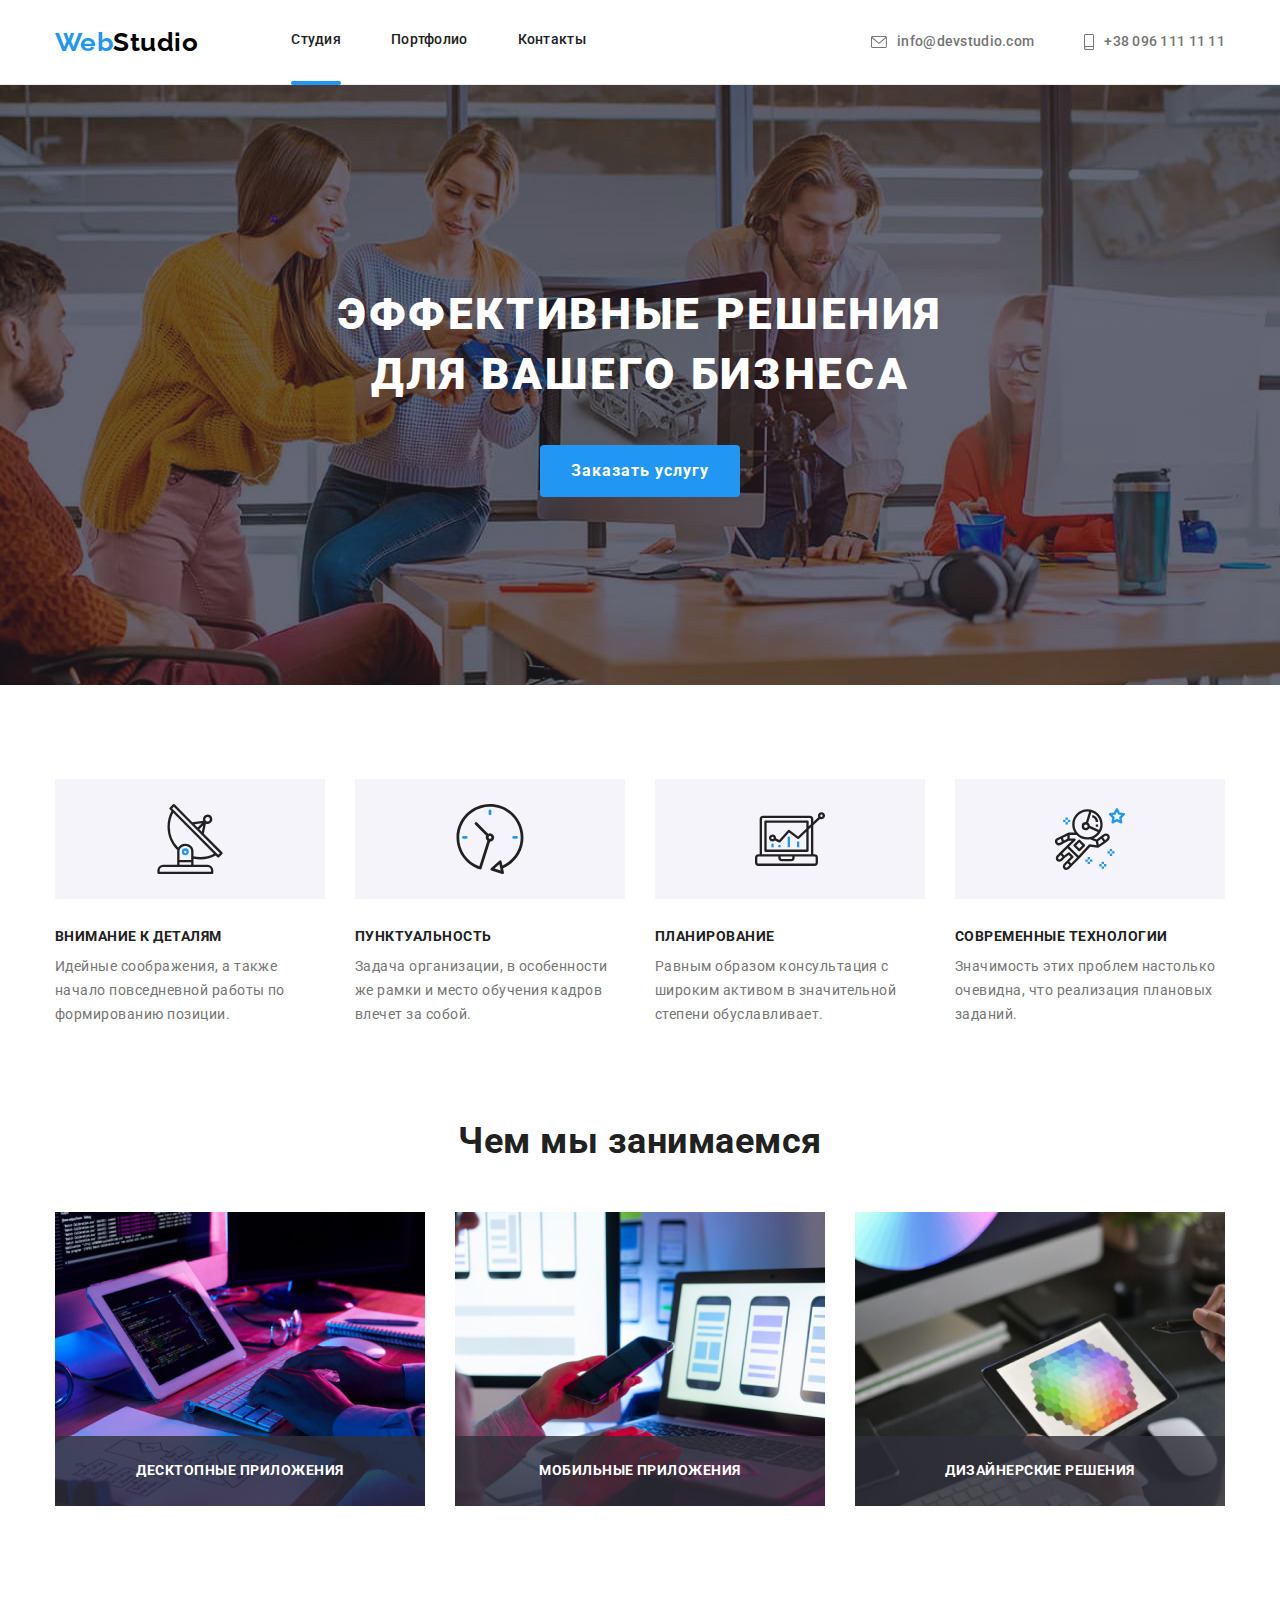
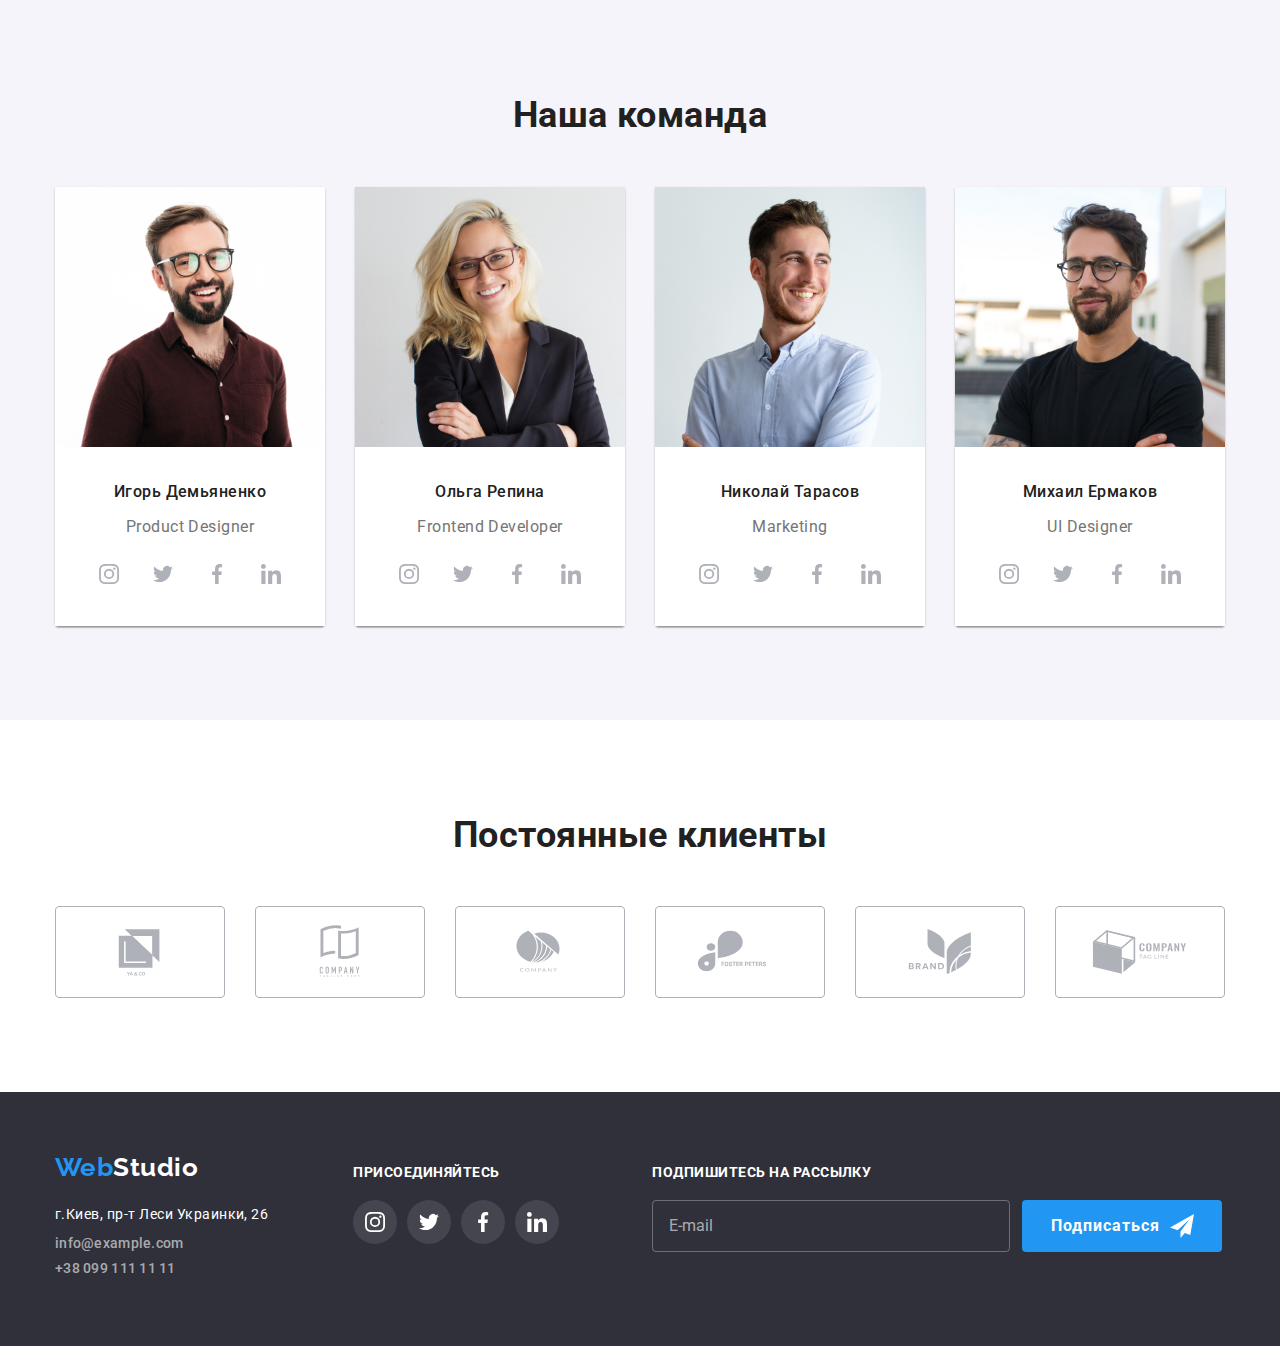
<file: index.html>
<!DOCTYPE html>
<html lang="ru">
<head>
    <meta charset="UTF-8">
    <meta http-equiv="X-UA-Compatible" content="IE=edge">
    <meta name="viewport" content="width=device-width, initial-scale=1.0">
    <title>WebStudio</title>
    <link rel="preconnect" href="https://fonts.googleapis.com">
    <link rel="preconnect" href="https://fonts.gstatic.com">
    <link href="https://fonts.googleapis.com/css2?family=Raleway:wght@700&family=Roboto:wght@400;500;700;900&display=swap"
        rel="stylesheet">
    <link rel="stylesheet" href=" https://cdnjs.cloudflare.com/ajax/libs/modern-normalize/1.1.0/modern-normalize.min.css">
    <link rel="stylesheet" href="./css/style.css">
</head>
<body>
    <!--Шапка сайта-->
    <header class="header">
        <div class="container">
            <nav class="nav">
                <a class="logo" href="./index.html"><span class="logo-color">Web</span>Studio</a>
                <ul class="nav-site">
                    <li class="item"><a href="./index.html" class="nav-link active">Студия</a></li>
                    <li class="item"><a href="./portfolio.html" class="nav-link">Портфолио</a></li>
                    <li class="item"><a href="" class="nav-link">Контакты</a></li>
                </ul>
            </nav>
            <ul class="contacts">
                <li class="item">
                    <a href="mailto:info@devstudio.com" class="contact">
                        <svg class="icon mail">
                            <use href="./image/icon.svg#icon-envelope"></use>
                        </svg>info@devstudio.com
                    </a>
               </li>
                <li class="item">
                    <a href="tel:+380961111111" class="contact">
                        <svg class="icon tel">
                            <use href="./image/icon.svg#icon-smartphone"></use>
                        </svg>
                        +38 096 111 11 11
                   </a>
                </li>
            </ul>
        </div>
    </header>
    <!--Основной контент-->
    <main class="main-section">
        <!--Секция герой-->
        <section class="section-hero">
            <div class="container">
                <h1 class="hero-title">Эффективные решения <br>для вашего бизнеса</h1>
                <button class="hero-button" type="button" data-modal-open>Заказать услугу</button>
            </div>
            </section>
        <!--Преимущества-->
        <section class="section">
            <div class="container">
                <h2 class="title" hidden>Наши преимущества</h2>
                <ul class="features">
                    <li class="feature-item">
                        <div class="feature-icon">
                        <svg>
                            <use href="./image/icon.svg#icon-detail" width="70px" height="70px"></use>
                        </svg>
                        </div>
                        <div>                           
                            <h3 class="feature-title ">Внимание к деталям</h3>
                            <p class="feature-text"> Идейные соображения, а также начало повседневной работы по формированию позиции.</p>
                        </div>
                    </li>
                    <li class="feature-item">
                        <div class="feature-icon">
                        <svg>
                            <use href="./image/icon.svg#icon-clock" width="70px" height="70px"></use>
                        </svg>
                        </div>
                        <div>                            
                            <h3 class="feature-title">Пунктуальность</h3>
                            <p class="feature-text">Задача организации, в особенности же рамки и место обучения кадров влечет за собой.</p>
                        </div>
                    </li>
                    <li class="feature-item">
                        <div class="feature-icon">
                        <svg>
                            <use href="./image/icon.svg#icon-diagram" width="70px" height="70px"></use>
                        </svg>
                        </div>
                        <div>
                            <h3 class="feature-title">Планирование</h3>
                            <p class="feature-text">Равным образом консультация с широким активом в значительной степени обуславливает.</p>
                        </div>
                    </li>
                    <li class="feature-item">
                        <div class="feature-icon">
                        <svg>
                            <use href="./image/icon.svg#icon-astronaut" width="70px" height="70px"></use>
                        </svg>
                        </div>
                        <div>                            
                            <h3 class="feature-title">Современные технологии</h3>
                            <p class="feature-text">Значимость этих проблем настолько очевидна, что реализация плановых заданий.</p>
                        </div>
                    </li>
                </ul>
            </div>                              
        </section>
        <!--Чем мы занимаемся-->
        <section class="section">
            <div class="container">
                <h2 class="title">Чем мы занимаемся</h2>
                <ul class="work">
                    <li class="work-item">
                        <img src="./image/photo1.jpg" alt="создание сайта" width="370">
                        <p class="work-text">Десктопные приложения</p>
                    </li>
                    <li class="work-item">
                        <div>
                            <img src="./image/photo2.jpg" alt="создает макета" width="370">
                            <p class="work-text">Мобильные приложения</p>
                        </div>
                    </li>
                    <li class="work-item">
                        <img src="./image/photo3.jpg" alt="создание стилей" width="370">
                        <p class="work-text">Дизайнерские решения</p>
                    </li>
                </ul>
            </div>
        </section>        
        <!--Наша команда-->
        <section class="section team">
            <div class="container">
                <h2 class="title">Наша команда</h2>
                <ul class="team">
                    <li class="team-item">
                        <img class="team-link" src="./image/teamcard1.jpg" alt="Product Designer" width="270" />
                        <div>
                            <h3 class="team-name">Игорь Демьяненко</h3>
                            <p class="team-profession">Product Designer</p>
                            <ul class="social-networks">
                                <li class="social-item">
                                    <a class="social-link" href="">
                                        <svg class="social-icon">
                                            <use href="./image/icon.svg#icon-instagram"></use>
                                        </svg>
                                    </a>                                
                                </li>
                                <li class="social-item">
                                    <a class="social-link" href="">
                                        <svg class="social-icon">
                                            <use href="./image/icon.svg#icon-twitter"></use>
                                        </svg>
                                    </a>
                                </li>
                                <li class="social-item">
                                    <a class="social-link" href="">
                                        <svg class="social-icon">
                                            <use href="./image/icon.svg#icon-facebook"></use>
                                        </svg>
                                    </a>
                                </li>
                                <li class="social-item">
                                    <a class="social-link" href="">
                                        <svg class="social-icon">
                                            <use href="./image/icon.svg#icon-linkedin"></use>
                                        </svg>
                                    </a>
                                </li>
                            </ul>
                        </div>
                    </li>
                    <li class="team-item">
                        <img class="team-link" src="./image/teamcard2.jpg" alt="Frontend Developer" width="270" />
                        <div>
                            <h3 class="team-name">Ольга Репина</h3>
                            <p class="team-profession">Frontend Developer</p>
                            <ul class="social-networks">
                                <li class="social-item">
                                    <a class="social-link" href="">
                                        <svg class="social-icon">
                                            <use href="./image/icon.svg#icon-instagram"></use>
                                        </svg>
                                    </a>
                                </li>
                                <li class="social-item">
                                    <a class="social-link" href="">
                                        <svg class="social-icon">
                                            <use href="./image/icon.svg#icon-twitter"></use>
                                        </svg>
                                    </a>
                                </li>
                                <li class="social-item">
                                    <a class="social-link" href="">
                                        <svg class="social-icon">
                                            <use href="./image/icon.svg#icon-facebook"></use>
                                        </svg>
                                    </a>
                                </li>
                                <li class="social-item">
                                    <a class="social-link" href="">
                                        <svg class="social-icon">
                                            <use href="./image/icon.svg#icon-linkedin"></use>
                                        </svg>
                                    </a>
                                </li>
                            </ul>
                        </div>
                    </li>
                    <li class="team-item">
                        <img class="team-link" src="./image/teamcard3.jpg" alt="Marketing" width="270" />
                        <div>
                            <h3 class="team-name">Николай Тарасов</h3>
                            <p class="team-profession">Marketing</p>
                            <ul class="social-networks">
                                <li class="social-item">
                                    <a class="social-link" href="">
                                        <svg class="social-icon">
                                            <use href="./image/icon.svg#icon-instagram"></use>
                                        </svg>
                                    </a>
                                </li>
                                <li class="social-item">
                                    <a class="social-link" href="">
                                        <svg class="social-icon">
                                            <use href="./image/icon.svg#icon-twitter"></use>
                                        </svg>
                                    </a>
                                </li>
                                <li class="social-item">
                                    <a class="social-link" href="">
                                        <svg class="social-icon">
                                            <use href="./image/icon.svg#icon-facebook"></use>
                                        </svg>
                                    </a>
                                </li>
                                <li class="social-item">
                                    <a class="social-link" href="">
                                        <svg class="social-icon">
                                            <use href="./image/icon.svg#icon-linkedin"></use>
                                        </svg>
                                    </a>
                                </li>
                            </ul>
                        </div>
                    </li>
                    <li class="team-item">
                        <img class="team-link" src="./image/teamcard4.jpg" alt="UI Designer" width="270" />
                        <div>
                            <h3 class="team-name">Михаил Ермаков</h3>
                            <p class="team-profession">UI Designer</p>
                            <ul class="social-networks">
                                <li class="social-item">
                                    <a class="social-link" href="">
                                        <svg class="social-icon">
                                            <use href="./image/icon.svg#icon-instagram"></use>
                                        </svg>
                                    </a>
                                </li>
                                <li class="social-item">
                                    <a class="social-link" href="">
                                        <svg class="social-icon">
                                            <use href="./image/icon.svg#icon-twitter"></use>
                                        </svg>
                                    </a>
                                </li>
                                <li class="social-item">
                                    <a class="social-link" href="">
                                        <svg class="social-icon">
                                            <use href="./image/icon.svg#icon-facebook"></use>
                                        </svg>
                                    </a>
                                </li>
                                <li class="social-item">
                                    <a class="social-link" href="">
                                        <svg class="social-icon">
                                            <use href="./image/icon.svg#icon-linkedin"></use>
                                        </svg>
                                    </a>
                                </li>
                            </ul>
                        </div>
                    </li>
                </ul>
            </div>                                  
        </section>
        <section class="section">
            <div class="container">
                <h2 class="title">Постоянные клиенты</h2>
                <ul class="clients">
                    <li class="client-item">
                        <a class="client-link" href="">
                            <svg class="client-icon"> 
                                <use href="./image/icon.svg#icon-logo-1"></use>
                            </svg>
                        </a>
                    </li>
                    <li class="client-item">
                       <a class="client-link" href="">
                            <svg class="client-icon">
                                <use href="./image/icon.svg#icon-logo-2"></use>
                            </svg>
                        </a>
                    </li>
                    <li class="client-item">
                        <a class="client-link" href="">
                            <svg class="client-icon">
                                <use href="./image/icon.svg#icon-logo-3"></use>
                            </svg>
                        </a>
                    </li>
                    <li class="client-item">
                        <a class="client-link" href="">
                            <svg class="client-icon">
                                <use href="./image/icon.svg#icon-logo-4"></use>
                            </svg>
                        </a>
                    </li>
                    <li class="client-item">
                        <a class="client-link" href="">
                            <svg class="client-icon">
                                <use href="./image/icon.svg#icon-logo-5"></use>
                            </svg>
                        </a>
                    </li>
                    <li class="client-item">
                        <a class="client-link" href="">
                            <svg class="client-icon">
                                <use href="./image/icon.svg#icon-logo-6"></use>
                            </svg>
                        </a>
                    </li>
                </ul>
            </div>
        </section>
   </main>
   <!--Футер-->
   <footer class="section-footer">    
   <div class="container footer">
        <div class="contacts footer">
            <a class="logo footer" href=""><span class="logo-color">Web</span>Studio</a>
            <address class="address">г.Киев, пр-т Леси Украинки, 26</address>
            <ul class="contacts">
                <li class="contact-item"> <a href="mailto:info@example.com" class="contact footer">info@example.com</a></li>
                <li class="contact-item"> <a href="tel:+380991111111" class="contact footer">+38 099 111 11 11</a></li>
            </ul>
        </div>
        <div class="join">
        <h4 class="footer-title">ПРИСОЕДИНЯЙТЕСЬ</h4>
        <ul class="social-networks footer">
            <li class="social-item">
                <a class="social-link footer" href="">
                    <svg class="social-icon footer">
                        <use href="./image/icon.svg#icon-instagram"></use>
                    </svg>
                </a>
            </li>
            <li class="social-item">
                <a class="social-link footer" href="">
                    <svg class="social-icon footer">
                        <use href="./image/icon.svg#icon-twitter"></use>
                    </svg>
                </a>
            </li>
            <li class="social-item">
                <a class="social-link footer" href="">
                    <svg class="social-icon footer">
                        <use href="./image/icon.svg#icon-facebook"></use>
                    </svg>
                </a>
            </li>
            <li class="social-item">
                <a class="social-link footer" href="">
                    <svg class="social-icon footer">
                        <use href="./image/icon.svg#icon-linkedin"></use>
                    </svg>
                </a>
            </li>
        </ul>
        </div>
        <div class="subscribe" >        
            <p class="footer-title" for="email">ПОДПИШИТЕСЬ НА РАССЫЛКУ</p>
            <form  class="form-footer">
                <input class="input-footer" type="email" name="email" placeholder="E-mail" id="email">
                <button class="hero-button footer" type="submit">Подписаться 
                    <svg class="icon-send">
                        <use  href="image/icon.svg#icon-send"></use>
                    </svg>
                </button>
        </form>
        </div>
    </div>      
    </footer>
   <!--Модальное окно-->
    <div class="backdrop is-hidden" data-modal>
        <div class="modal">
            <button class="close-modal-button" data-modal-close>
                <svg class="close-modal-icon">
                    <use href="./image/icon.svg#icon-close"></use>
                </svg>
            </button>
            <h5 class="title-modal">Оставьте свои данные, мы вам перезвоним</h5>
            <form class="form">
                <div >
                    <label class="form-field">
                    <span>Имя</span>
                    <input class="form-input" type="text" name="name">
                    <svg class="form-icon">
                        <use href="image/icon.svg#icon-person"></use>
                    </svg>
                </label>
                <label class="form-field">
                    <span>Телефон</span>
                    <input class="form-input" type="tel" name="tel">
                    <svg class="form-icon">
                        <use href="image/icon.svg#icon-phone"></use>
                    </svg>
                </label>
                <label class="form-field">
                    <span>Почта</span>
                    <input class="form-input" type="email" name="email">
                    <svg class="form-icon">
                        <use href="image/icon.svg#icon-email"></use>
                    </svg>
                </label>
                <label class="form-field">
                    <span>Комментарий</span>
                    <textarea name="comment" placeholder="Введите текст"></textarea>
                </label>
                <label class="checkbox-field">
                    <input class="checkbox" type="checkbox" name="approval">
                    <svg class="icon-checkbox">
                        <use href="image/icon.svg#icon-vector"></use>
                    </svg>
                    <svg class="icon-check">
                        <use href="image/icon.svg#icon-check"></use>
                    </svg>
                    <span for="agree">Соглашаюсь с рассылкой и принимаю <a class="agreement" href="#">Условия договора</a></span>
                </label>
            </div>
                <!-- <div class="form-button"> -->
                    <button class="hero-button" type="submit">Отправить</button>
                <!-- </div>   -->
            </form>
        </div>
    </div>
    <script src="./js/modal.js"></script>
</body>
</html>
</file>
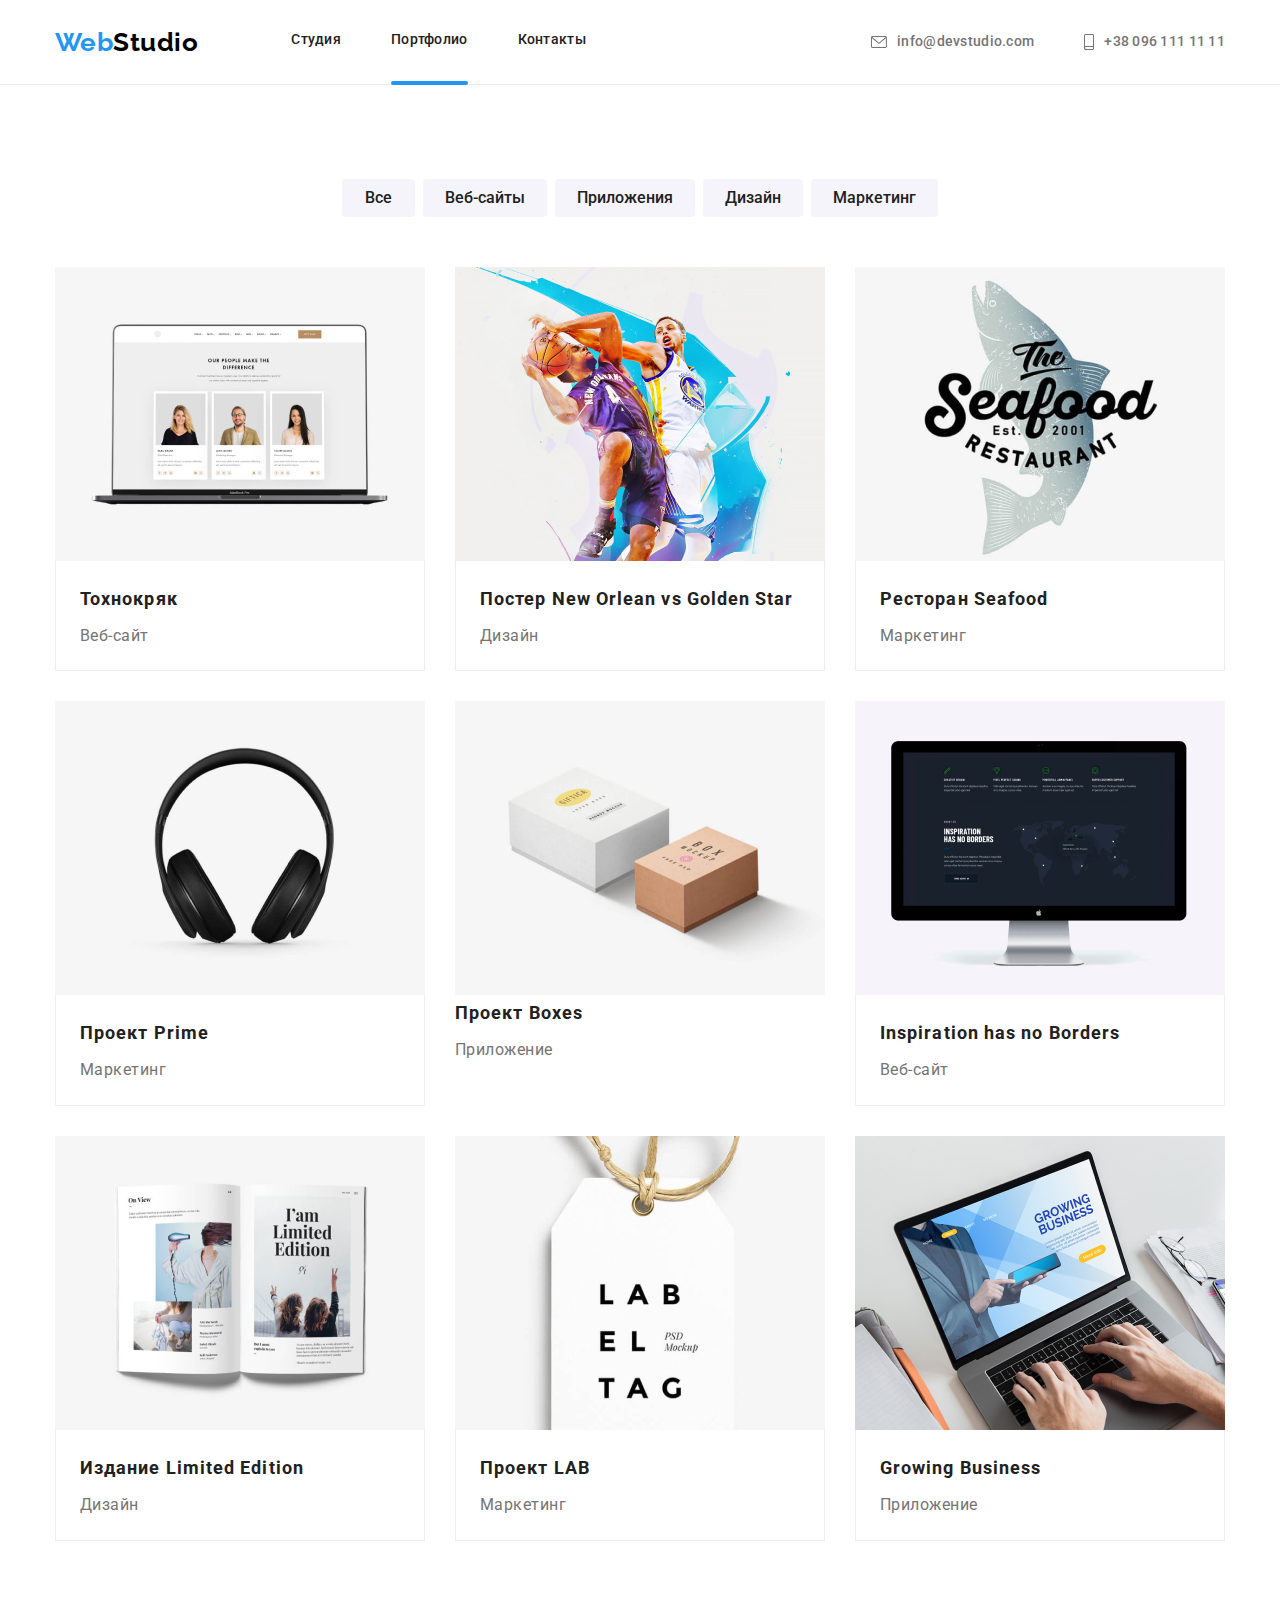
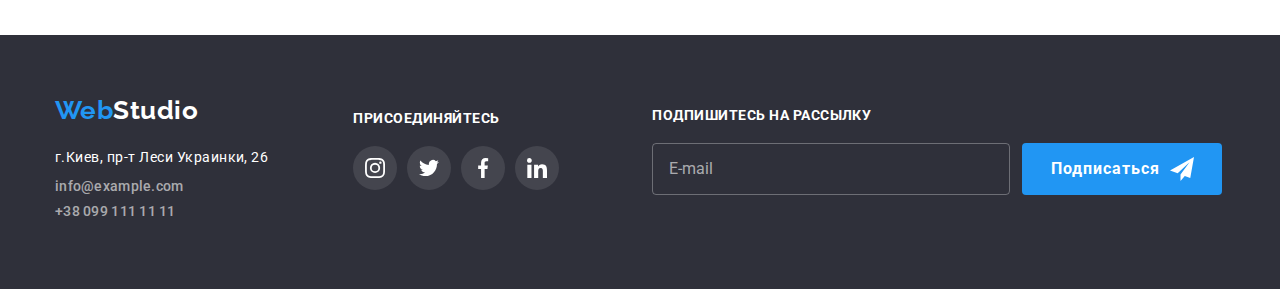
<file: portfolio.html>
<!DOCTYPE html>
<html lang="ru">
    <head>
    <meta charset="UTF-8">
    <meta http-equiv="X-UA-Compatible" content="IE=edge">
    <meta name="viewport" content="width=device-width, initial-scale=1.0">
    <title>WebStudio</title>
    <link rel="preconnect" href="https://fonts.googleapis.com">
    <link rel="preconnect" href="https://fonts.gstatic.com" crossorigin>
    <link href="https://fonts.googleapis.com/css2?family=Raleway:wght@700&family=Roboto:wght@400;500;700;900&display=swap"
        rel="stylesheet">
    <link rel="stylesheet" href=" https://cdnjs.cloudflare.com/ajax/libs/modern-normalize/1.1.0/modern-normalize.min.css">
    <link rel="stylesheet" href="./css/style.css">
</head>
<body>
    <!--Шапка сайта-->
    <header class="header">
        <div class="container">
            <nav class="nav">
                <a class="logo" href="./index.html"><span class="logo-color">Web</span>Studio</a>
                <ul class="nav-site">
                    <li class="item"><a href="./index.html" class="nav-link">Студия</a></li>
                    <li class="item"><a href="./portfolio.html" class="nav-link active">Портфолио</a></li>
                    <li class="item"><a href="" class="nav-link">Контакты</a></li>
                </ul>
            </nav> 
            <ul class="contacts">
                <li class="item">
                    <a href="mailto:info@devstudio.com" class="contact">
                        <svg class="icon mail">
                            <use href="./image/icon.svg#icon-envelope"></use>
                        </svg>info@devstudio.com
                    </a>
                </li>
                <li class="item">
                    <a href="tel:+380961111111" class="contact">
                        <svg class="icon tel">
                            <use href="./image/icon.svg#icon-smartphone"></use>
                        </svg>
                        +38 096 111 11 11
                    </a>
                </li>
            </ul>
        </div>
    </header>
    <!--Основной контент-->
    <main class="main-section">
        <!--Портфолио-->
        <section class="section" >
           <div class="container">
                <h1 class="title" hidden>Наши работы</h1>
                <ul class="filter">
                    <li class="item"><button type="button" class="button">Все</button></li>
                    <li class="item"><button type="button" class="button">Веб-сайты</button></li>
                    <li class="item"><button type="button" class="button">Приложения</button></li>
                    <li class="item"><button type="button" class="button">Дизайн</button></li>
                    <li class="item"><button type="button" class="button">Маркетинг</button></li>
                </ul>
                <!--Наши проекты-->
                <ul class="projects">
                    <li class="project-item">
                        <a class="project-link" href="">
                            <div class="project-description">                           
                                <img class="project-img" src="./image/project1.jpg" alt="Раскрытый ноутбук" width="370">
                                <div class="overlay">
                                    <p class="">Технокряк это современная площадка распространения коронавируса. Компании используют эту платформу для цифрового
                                    шпионажа и атак на защищённые сервера конкурентов.</p>
                                </div>
                            </div>
                            <div class="project-information">
                                <h2 class="project-title">Тохнокряк</h2>
                                <p class="project-text">Веб-сайт</p>
                            </div>
                        </a>
                    </li>
                    <li class="project-item">
                        <a class="project-link" href="">
                            <div class="project-description">
                                <img class="project-img" src="./image/project2.jpg" alt="Два парня играют в баскетбол" width="370">
                                <div class="overlay">
                                    <p class="">Технокряк это современная площадка распространения коронавируса. Компании используют эту платформу для
                                    цифрового шпионажа и атак на защищённые сервера конкурентов.</p>
                                </div>
                            </div>
                            <div class="project-information">
                                <h2 class="project-title">Постер New Orlean vs Golden Star</h2>
                                <p class="project-text">Дизайн</p>
                            </div>
                        </a>
                    </li>
                    <li class="project-item">
                        <a class="project-link" href="">
                            <div class="project-description">
                                <img class="project-img" src="./image/project3.jpg" alt="На фоне рыбы изображен текст" width="370">
                                <div class="overlay">
                                     <p class="">Технокряк это современная площадка распространения коронавируса. Компании используют эту платформу
                                        для цифрового шпионажа и атак на защищённые сервера конкурентов.</p>
                                </div>
                            </div>
                            <div class="project-information">
                                <h2 class="project-title">Ресторан Seafood</h2>
                                <p class="project-text">Маркетинг</p>
                            </div>
                        </a>
                    </li>
                    <li class="project-item">
                        <a class="project-link" href="">
                            <div class="project-description">
                                <img class="project-img" src="./image/project4.jpg" alt="Черные наушники" width="370">
                                <div class="overlay">
                                    <p class="">Технокряк это современная площадка распространения коронавируса. Компании используют эту платформу
                                    для цифрового шпионажа и атак на защищённые сервера конкурентов.</p>
                                </div>
                            </div>
                            <div class="project-information">
                                <h2 class="project-title">Проект Prime</h2>
                                <p class="project-text">Маркетинг</p>
                            </div>
                        </a>
                    </li>
                    <li class="project-item">
                        <a class="project-link" href="">
                            <div class="project-description">
                                <img class="project-img" src="./image/project5.jpg" alt="Две коробки" width="370">
                                <div class="overlay">
                                    <p class="">Технокряк это современная площадка распространения коронавируса. Компании используют эту платформу
                                        для цифрового шпионажа и атак на защищённые сервера конкурентов.</p>
                                </div>
                            </div>
                            <div>
                                <h2 class="project-title">Проект Boxes</h2>
                                <p class="project-text">Приложение</p>
                            </div>
                        </a>
                    </li>
                    <li class="project-item">
                        <a class="project-link" href="">
                            <div class="project-description">
                                <img class="project-img" src="./image/project6.jpg" alt="Монитор" width="370">
                                <div class="overlay">
                                    <p class="">Технокряк это современная площадка распространения коронавируса. Компании используют эту платформу
                                        для цифрового шпионажа и атак на защищённые сервера конкурентов.</p>
                                </div>
                            </div>
                            <div class="project-information">
                                <h2 class="project-title">Inspiration has no Borders</h2>
                                <p class="project-text">Веб-сайт</p>
                            </div>
                        </a>
                    </li>
                    <li class="project-item">
                        <a class="project-link" href="">
                            <div class="project-description">
                                <img class="project-img" src="./image/project7.jpg" alt="Раскрытый журнал" width="370">
                                <div class="overlay">
                                    <p class="">Технокряк это современная площадка распространения коронавируса. Компании используют эту платформу
                                        для цифрового шпионажа и атак на защищённые сервера конкурентов.</p>
                                </div>
                            </div>    
                            <div class="project-information">
                                <h2 class="project-title">Издание Limited Edition</h2>
                                <p class="project-text">Дизайн</p>
                            </div>
                        </a>
                    </li>
                    <li class="project-item">
                        <a class="project-link" href="">
                            <div class="project-description">
                                <img class="project-img" src="./image/project8.jpg" alt="Бирка белого цвета" width="370">
                                <div class="overlay">
                                    <p class="">Технокряк это современная площадка распространения коронавируса. Компании используют эту платформу
                                        для цифрового шпионажа и атак на защищённые сервера конкурентов.</p>
                                </div>
                            </div>
                            <div class="project-information">
                                <h2 class="project-title">Проект LAB</h2>
                                <p class="project-text">Маркетинг</p>
                            </div>
                        </a>
                    </li>
                    <li class="project-item">
                        <a class="project-link" href="">
                            <div class="project-description">
                                <img class="project-img" src="./image/project9.jpg" alt="Руки печатают на ноутбуке" width="370">
                                <div class="overlay">
                                    <p class="">Технокряк это современная площадка распространения коронавируса. Компании используют эту платформу
                                        для цифрового шпионажа и атак на защищённые сервера конкурентов.</p>
                                </div>
                            </div>
                            <div class="project-information">
                                <h2 class="project-title">Growing Business</h2>
                                <p class="project-text">Приложение</p>
                            </div>
                        </a>
                    </li>
                </ul>
           </div>
        </section>
    </main>
    <!--Футер-->
<footer class="section-footer">
    <div class="container footer">
        <div class="contacts footer">
            <a class="logo footer" href=""><span class="logo-color">Web</span>Studio</a>
            <address class="address">г.Киев, пр-т Леси Украинки, 26</address>
            <ul class="contacts">
                <li class="contact-item"> <a href="mailto:info@example.com" class="contact footer">info@example.com</a>
                </li>
                <li class="contact-item"> <a href="tel:+380991111111" class="contact footer">+38 099 111 11 11</a></li>
            </ul>
        </div>
        <div class="join portfolio">
            <h4 class="footer-title">ПРИСОЕДИНЯЙТЕСЬ</h4>
            <ul class="social-networks footer">
                <li class="social-item">
                    <a class="social-link footer" href="">
                        <svg class="social-icon footer">
                            <use href="./image/icon.svg#icon-instagram"></use>
                        </svg>
                    </a>
                </li>
                <li class="social-item">
                    <a class="social-link footer" href="">
                        <svg class="social-icon footer">
                            <use href="./image/icon.svg#icon-twitter"></use>
                        </svg>
                    </a>
                </li>
                <li class="social-item">
                    <a class="social-link footer" href="">
                        <svg class="social-icon footer">
                            <use href="./image/icon.svg#icon-facebook"></use>
                        </svg>
                    </a>
                </li>
                <li class="social-item">
                    <a class="social-link footer" href="">
                        <svg class="social-icon footer">
                            <use href="./image/icon.svg#icon-linkedin"></use>
                        </svg>
                    </a>
                </li>
            </ul>
        </div>
        <div class="subscribe">
            <p class="footer-title" for="email">ПОДПИШИТЕСЬ НА РАССЫЛКУ</p>
            <form class="form-footer">
                <input class="input-footer" type="email" name="email" placeholder="E-mail" id="email">
                <button class="hero-button footer" type="submit">Подписаться
                    <svg class="icon-send">
                        <use href="image/icon.svg#icon-send"></use>
                    </svg>
                </button>
            </form>
        </div>
    </div>
</footer>
</body>
</html>
</file>
<file: css/style.css>
:root {
  --primary-text-color: #212121;
  --secondary-text-color: #757575;
  --accent-color: #2196f3;
  --white-color: #ffffff;
  --black-color: black;
  --primary-backgroud-color: #ffffff;
  --secondary-background-color: #f5f4fa;
  --hero-background-color: #c4c4c4;
  --footer-background-color: rgba(47, 48, 58, 1);
  --contact-color: rgba(255, 255, 255, 0.6);
  --social-link-color: #afb1b8;
  --placeholder-color: rgba(117, 117, 117, 0.5);

  --cubic-bezier: cubic-bezier(0.4, 0, 0.2, 1);
}

body {
  font-family: Roboto, sans-serif;
  letter-spacing: 0.03em;

  /* background-color: var(--primary-backgroud-color); */
  color: var(--primary-text-color);
}
ul {
  list-style: none;
}
h1,
h2,
h3,
h4,
h5,
p,
ul {
  margin-top: 0;
  margin-bottom: 0;
  padding-left: 0;
}
img {
  display: block;
}
.container {
  width: 1200px;
  margin-right: auto;
  margin-left: auto;
  padding: 0 15px 0 15px;
}

.section {
  padding-top: 94px;
  padding-bottom: 94px;
}
.section:nth-child(3) {
  padding-top: 0;
}
/* header */
.header {
  border-bottom: 1px solid #ececec;
}
.header .container {
  display: flex;
  align-items: center;
}
/* nav */
.nav {
  display: flex;
  align-items: center;
}

/* logo */
.logo {
  font-family: Raleway, cursive;
  font-weight: bold;
  font-size: 26px;
  line-height: 1.19;
  text-decoration: none;

  color: var(--black-color);
}
.logo-color {
  color: var(--accent-color);
}
/* nav-site */
.nav-site {
  display: flex;
  margin-left: 93px;
  padding-left: 0;
}

.nav .item + .item {
  margin-left: 50px;
}
.nav-link {
  display: block;
  padding-top: 32px;
  padding-bottom: 32px;

  font-weight: 500;
  font-size: 14px;
  line-height: 1.14;
  letter-spacing: 0.02em;
  text-decoration: none;

  color: var(--primary-text-color);

  transition: color 250ms var(--cubic-bezier);
}
.nav-link:hover,
.nav-link:focus {
  color: var(--accent-color);
}

.active::after {
  content: "";
  display: block;
  position: relative;
  bottom: -33px;

  width: 100%;
  height: 4px;
  border-radius: 2px;

  background-color: var(--accent-color);
}

/* header contacts  */
.header .contacts {
  display: flex;
  margin-left: auto;
}
.contacts .item + .item {
  margin-left: 50px;
}

.contacts {
  align-items: center;
}

.contact {
  display: flex;
  align-items: center;

  font-weight: 500;
  font-size: 14px;
  line-height: 1.14;
  letter-spacing: 0.02em;
  text-decoration: none;

  color: var(--secondary-text-color);

  transition: fill 250ms var(--cubic-bezier), color 250ms var(--cubic-bezier);
}
.icon.mail {
  width: 16px;
  height: 12px;
  margin-right: 10px;
  fill: currentColor;
}

.icon.tel {
  width: 10px;
  height: 16px;
  margin-right: 10px;
  fill: currentColor;
}
.contact:hover,
.contact:focus {
  color: var(--accent-color);
  fill: var(--accent-color);
}

/* main */
/* hero-section */
.section-hero {
  max-width: 1600px;
  height: 600px;
  padding: 200px 0;
  margin-left: auto;
  margin-right: auto;

  background-image: linear-gradient(
      rgba(47, 48, 58, 0.4),
      rgba(47, 48, 58, 0.4)
    ),
    url(..//image/background-hero.jpg);

  background-position: center;
  background-size: cover;

  text-align: center;

  background-color: var(--hero-background-color);
  color: var(--white-color);
}
.hero-title {
  min-width: 696px;
  margin-bottom: 40px;

  font-weight: 900;
  font-size: 44px;
  line-height: 1.36;
  letter-spacing: 0.06em;
  text-transform: uppercase;
}
.hero-button {
  display: inline-block;
  align-items: center;
  cursor: pointer;

  min-width: 200px;
  margin-top: 0;
  margin-bottom: 0;
  padding: 10px 0;
  border-radius: 4px;
  border: 1px solid transparent;

  font-family: inherit;
  font-weight: bold;
  font-size: 16px;
  line-height: 1.87;
  text-align: center;
  letter-spacing: 0.06em;

  color: var(--white-color);
  background-color: var(--accent-color);
}
.backdrop {
  position: fixed;
  z-index: 2;
  height: 100%;
  width: 100%;
  right: 0;
  top: 0;
  background: rgba(0, 0, 0, 0.2);
  opacity: 1;

  transition: opacity 250ms var(--cubic-bezier);
}

.backdrop.is-hidden {
  opacity: 0;
  pointer-events: none;
  visibility: hidden;
}

.backdrop.is-hidden .modal {
  transform: translate(-50%, -50%);
  opacity: 0;
}

.modal {
  position: absolute;
  width: 528px;
  height: 581px;

  top: 50%;
  left: 50%;

  background-color: var(--white-color);
  box-shadow: 0px 1px 3px rgba(0, 0, 0, 0.12), 0px 1px 1px rgba(0, 0, 0, 0.14),
    0px 2px 1px rgba(0, 0, 0, 0.2);
  border-radius: 4px;

  transform: translate(-50%, -50%);
  opacity: 1;
  transition: opacity 250ms var(--cubic-bezier),
    transform 250ms var(--cubic-bezier);
}

.close-modal-button {
  position: absolute;
  top: 8px;
  right: 8px;

  display: flex;
  justify-content: center;
  align-items: center;

  width: 30px;
  height: 30px;

  background: var(--white-color);
  border: 1px solid rgba(0, 0, 0, 0.1);
  border-radius: 50%;
}
.close-modal-icon {
  width: 18px;
  height: 18px;
}
.close-modal-button:hover,
.close-modal-button:focus {
  fill: var(--accent-color);
}
/* form */
.form {
  width: 448px;
  justify-content: center;
  align-items: center;
  margin: auto;
}

.form-field {
  position: relative;

  display: flex;
  flex-direction: column;
  margin-bottom: 10px;
}

.form-field:nth-child(4) {
  margin-bottom: 20px;
}

.form-field span {
  margin-bottom: 4px;
  /* font-style: normal;
    font-weight: normal; */
  font-size: 12px;
  line-height: 1.17;
  letter-spacing: 0.01em;

  color: var(--secondary-text-color);
}

.form-input {
  padding: 12px 0 12px 42px;
  height: 40px;

  border: 1px solid rgba(33, 33, 33, 0.2);
  border-radius: 4px;

  cursor: pointer;

  transition: border-color 250ms cubic-bezier(0.4, 0, 0.2, 1);
}

.form-field svg {
  position: absolute;
  top: 50%;
  left: 12px;

  display: inline-block;
  width: 18px;
  height: 18px;

  fill: var(--primary-text-color);
  transition: fill 250ms cubic-bezier(0.4, 0, 0.2, 1);
}

.form-input:focus {
  border-color: var(--accent-color);
  outline: var(--accent-color);
}

.form-input:focus + .form-icon {
  fill: var(--accent-color);
}

/* .form-field:focus-within > .form-icon {
  outline: var(--accent-color);
  border-color: var(--accent-color);
  fill: var(--accent-color);
} */

.form-field textarea {
  height: 120px;

  padding: 12px 16px;

  border: 1px solid rgba(33, 33, 33, 0.2);
  border-radius: 4px;
  resize: none;

  cursor: pointer;

  transition: border-color 250ms cubic-bezier(0.4, 0, 0.2, 1);
}

textarea:focus {
  border-color: var(--accent-color);
  outline: var(--accent-color);
}

.form-field textarea::placeholder {
  font-size: 12px;
  line-height: 1.17;
  letter-spacing: 0.01em;

  color: var(--placeholder-color);
}

.checkbox-field {
  position: relative;
  display: flex;
  align-items: center;
  justify-content: center;

  margin-bottom: 30px;

  font-style: normal;
  font-weight: normal;
  font-size: 14px;
  line-height: 1.71;

  color: var(--secondary-text-color);
}

.checkbox {
  /* -webkit-appearance: none;
  -moz-appearance: none;
  appearance: none; */

  position: absolute;
  width: 1px;
  height: 1px;
  margin: -1px;
  border: 0;
  padding: 0;
  clip: rect(0 0 0 0);
  overflow: hidden;
}

.agreement {
  text-decoration: none;
  text-decoration: underline;
  text-decoration-skip-ink: none;

  color: var(--accent-color);
}

.icon-checkbox {
  display: inline-block;

  width: 16px;
  height: 15px;

  margin-right: 8.38px;

  fill: var(--primary-text-color);
  transition: fill 250ms cubic-bezier(0.4, 0, 0.2, 1),
    background 250ms cubic-bezier(0.4, 0, 0.2, 1);
}

.icon-check {
  position: absolute;
  top: 4px;
  left: 10px;

  display: inline-block;

  overflow: hidden;

  width: 16px;
  height: 15px;

  margin-right: 8.38px;

  fill: var(--white-color);
  opacity: 0;

  transition: opacity 250ms cubic-bezier(0.4, 0, 0.2, 1);
}

.checkbox:checked + .icon-checkbox {
  fill: var(--accent-color);
  background-color: var(--accent-color);
  border-radius: 2px;
}

.checkbox:checked ~ .icon-check {
  opacity: 1;
}

/* form button */
.form .hero-button {
  align-items: center;
  justify-content: center;
  margin-right: 124px;
  margin-left: 124px;

  box-shadow: 0px 4px 4px rgba(0, 0, 0, 0.15);
  transition: background-color 250ms cubic-bezier(0.4, 0, 0.2, 1);
}

form .hero-button:hover,
form .hero-button:focus {
  background-color: #188ce8;
}

/* title modal */
.title-modal {
  margin-top: 40px;
  margin-bottom: 12px;

  font-style: normal;
  font-weight: bold;
  font-size: 20px;
  line-height: 1.15;
  text-align: center;
}

.title {
  margin-top: 0;
  margin-bottom: 50px;

  font-weight: bold;
  font-size: 36px;
  line-height: 1.17;
  text-align: center;
}
/* features-section */
.features {
  display: flex;
}

.feature-icon {
  display: flex;
  align-items: center;
  justify-content: center;

  width: 270px;
  height: 120px;

  margin-bottom: 30px;

  background-color: var(--secondary-background-color);
}

.feature-icon > svg {
  width: 70px;
  height: 70px;
}

.feature-item:not(:last-child) {
  margin-right: 30px;
}

.feature-title {
  min-width: 270px;
  margin-bottom: 10px;

  font-weight: bold;
  font-size: 14px;
  line-height: 1.14;
  text-transform: uppercase;
}

.feature-text {
  width: 270px;

  font-size: 14px;
  line-height: 1.7;

  color: var(--secondary-text-color);
}

/* work */
.work {
  display: flex;
}
.work-item:not(:last-child) {
  margin-right: 30px;
}
.work-item {
  position: relative;
  z-index: 1;
}

.work-text {
  position: absolute;
  left: 0;
  bottom: 0;

  display: flex;
  justify-content: center;
  align-items: center;

  width: 370px;
  height: 70px;

  font-weight: bold;
  font-style: normal;
  font-size: 14px;
  line-height: 1.14;
  text-align: center;
  text-transform: uppercase;

  color: var(--white-color);
  background: rgba(47, 48, 58, 0.8);
}
/* team-section */
.section.team {
  background-color: var(--secondary-background-color);
}
.team {
  display: flex;
}
.team-item {
  width: 270px;

  box-shadow: 0px 1px 3px rgba(0, 0, 0, 0.12), 0px 1px 1px rgba(0, 0, 0, 0.14),
    0px 2px 1px rgba(0, 0, 0, 0.2);
  border-radius: 0px 0px 4px 4px;
}
.team-item > div {
  padding-top: 30px;
  padding-bottom: 30px;

  background-color: var(--white-color);
}
.team-item:not(:last-child) {
  margin-right: 30px;
}
.team-link {
  display: block;
}

.team-name {
  margin-bottom: 10px;

  font-weight: 500;
  font-size: 16px;
  line-height: 1.9;
  text-align: center;
}
.team-profession {
  margin-bottom: 16px;
  font-size: 16px;
  line-height: 1.19;
  text-align: center;

  color: var(--secondary-text-color);
}
.social-networks {
  display: flex;
  align-items: center;
  justify-content: center;

  /* padding: 0 32px; */
}

.social-item {
  margin-right: 10px;
}

.social-item:last-child {
  margin-right: 0;
}

.social-link {
  display: flex;
  align-items: center;
  justify-content: center;
  width: 44px;
  height: 44px;

  border-radius: 50%;
  fill: var(--social-link-color);

  transition: fill 250ms var(--cubic-bezier),
    background-color 250ms var(--cubic-bezier);
}

.social-icon {
  display: flex;
  width: 20px;
  height: 20px;
}

.social-link:hover,
.social-link:focus {
  fill: var(--white-color);
  background-color: var(--accent-color);
}

/* clients */
.clients {
  display: flex;
  align-items: center;
  justify-content: center;
}

.client-item {
  margin-right: 30px;
}
.client-item:last-child {
  margin-right: 0;
}

.client-link {
  display: flex;
  align-items: center;
  justify-content: center;

  width: 170px;
  height: 92px;
  border: 1px solid var(--social-link-color);
  border-radius: 4px;

  fill: var(--social-link-color);

  transition: fill 250ms var(--cubic-bezier), border 250ms var(--cubic-bezier);
}

.client-link:hover,
.client-link:focus {
  border: 1px solid var(--accent-color);
  fill: var(--accent-color);
}

.client-icon {
  display: flex;
  width: 106px;
  height: 60px;
}

/* footer */
.section-footer {
  background-color: var(--footer-background-color);
}
.container.footer {
  display: flex;
}

.contacts.footer {
  margin-right: 85px;
  padding-top: 60px;
  padding-bottom: 60px;
}
.address {
  margin-bottom: 9px;

  font-style: normal;
  font-size: 14px;
  line-height: 1.7;

  color: var(--white-color);
}
.logo.footer {
  display: inline-block;
  margin-bottom: 20px;

  color: var(--white-color);
}
.contact.footer {
  text-decoration: none;

  color: var(--contact-color);
}
.contact-item {
  margin-bottom: 9px;
}
.contact-item:last-child {
  margin-bottom: 0;
}
/* footer social networks  */

.footer-title {
  margin-bottom: 20px;

  font-style: normal;
  font-weight: bold;
  font-size: 14px;
  line-height: 1.15;

  color: var(--white-color);
}

.join {
  align-items: baseline;

  margin-right: 93px;
  padding-top: 72px;
  padding-bottom: 100px;
}
.join.portfolio {
  align-items: baseline;

  padding-top: 75px;
  padding-bottom: 97px;
}

.social-item {
  margin-right: 10px;
}
.social-item:last-child {
  margin-right: 0;
}

.social-link.footer {
  width: 44px;
  height: 44px;
  background-color: rgba(255, 255, 255, 0.1);

  border-radius: 50%;
  fill: var(--social-link-color);
}

.social-icon.footer {
  display: flex;
  width: 20px;
  height: 20px;

  fill: var(--white-color);
}

.social-link:hover,
.social-link:focus {
  fill: var(--white-color);
  background-color: var(--accent-color);
}
/* subscribe */
.subscribe {
  padding: 72px 0 94px 0;
}

.input-footer {
  display: inline-block;
  width: 358px;

  align-items: center;

  margin-right: 12px;
  padding: 15px 0 15px 16px;

  font: inherit;
  font-size: 16px;
  line-height: 1.25;

  display: flex;
  align-items: center;

  border: 1px solid rgba(255, 255, 255, 0.3);
  border-radius: 4px;

  background-color: rgba(255, 255, 255, 0);
  transition: border-color 250ms cubic-bezier(0.4, 0, 0.2, 1);
}

.input-footer::placeholder {
  font-style: normal;
  font-weight: normal;
  font-size: 16px;
  line-height: 1.25;

  color: rgba(255, 255, 255, 0.6);
}

.input-footer:focus {
  border-color: var(--accent-color);
  outline: var(--accent-color);
}

.form-footer {
  display: flex;
}
.hero-button.footer {
  display: flex;
  align-items: center;
  justify-content: center;
}

.icon-send {
  width: 24px;
  height: 24px;

  margin-left: 10px;
}

/* portfolio */
/* filter */
.button {
  display: inline-block;
  min-width: 73px;
  padding: 6px 22px;
  border: none;
  border-radius: 4px;
  cursor: pointer;

  font-family: inherit;
  font-style: normal;
  font-weight: 500;
  font-size: 16px;
  line-height: 1.6;
  text-align: center;

  color: var(--primary-text-color);
  background-color: var(--secondary-background-color);

  transition: color 250ms var(--cubic-bezier),
    background-color 250ms var(--cubic-bezier),
    box-shadow 250ms var(--cubic-bezier);
}
.button:hover,
.button:focus {
  background-color: var(--accent-color);
  color: var(--white-color);
  box-shadow: 0px 3px 1px rgba(0, 0, 0, 0.1), 0px 1px 2px rgba(0, 0, 0, 0.08),
    0px 2px 2px rgba(0, 0, 0, 0.12);
}
.filter {
  display: flex;
  justify-content: center;
  margin-bottom: 50px;
}
.filter .item + .item {
  margin-left: 8px;
}
/* projects */
.projects {
  display: flex;
  flex-wrap: wrap;
}
.project-item {
  margin-right: 30px;

  width: 370px;

  transition: box-shadow 250ms var(--cubic-bezier);
}
.project-item:nth-child(3n) {
  margin-right: 0;
}
.project-item:nth-child(-n + 6) {
  margin-bottom: 30px;
}
.project-link {
  text-decoration: none;
  border-radius: 4px;
}

.project-item:hover,
.project-item:focus {
  box-shadow: 0px 1px 1px rgba(0, 0, 0, 0.12), 0px 4px 4px rgba(0, 0, 0, 0.06),
    1px 4px 6px rgba(148, 90, 90, 0.16);
}
.project-img {
  display: block;
}
.project-description {
  position: relative;
  overflow: hidden;
}

.overlay {
  content: "";
  display: block;
  position: absolute;
  left: 0;
  top: 0;
  width: 100%;
  height: 100%;

  background-color: rgba(33, 150, 243, 0.9);

  transform: translatey(101%);

  transition: transform 250ms var(--cubic-bezier);
}
.overlay > p {
  position: absolute;
  width: 322px;
  height: 168px;
  left: 50%;
  top: 50%;
  transform: translate(-50%, -50%);

  font-style: normal;
  font-weight: normal;
  font-size: 18px;
  line-height: 1.56;

  color: var(--white-color);
}

.project-item:hover .overlay {
  transform: translatey(0);
}

.project-information {
  padding: 20px 24px;
  border-bottom: 1px solid #eeeeee;
  border-left: 1px solid #eeeeee;
  border-right: 1px solid #eeeeee;

  background-color: var(--white-color);
}

.project-title {
  margin-bottom: 4px;

  font-weight: bold;
  font-size: 18px;
  line-height: 2;
  letter-spacing: 0.06em;

  color: var(--primary-text-color);
}
.project-text {
  font-size: 16px;
  line-height: 1.87;

  color: var(--secondary-text-color);
}
</file>
